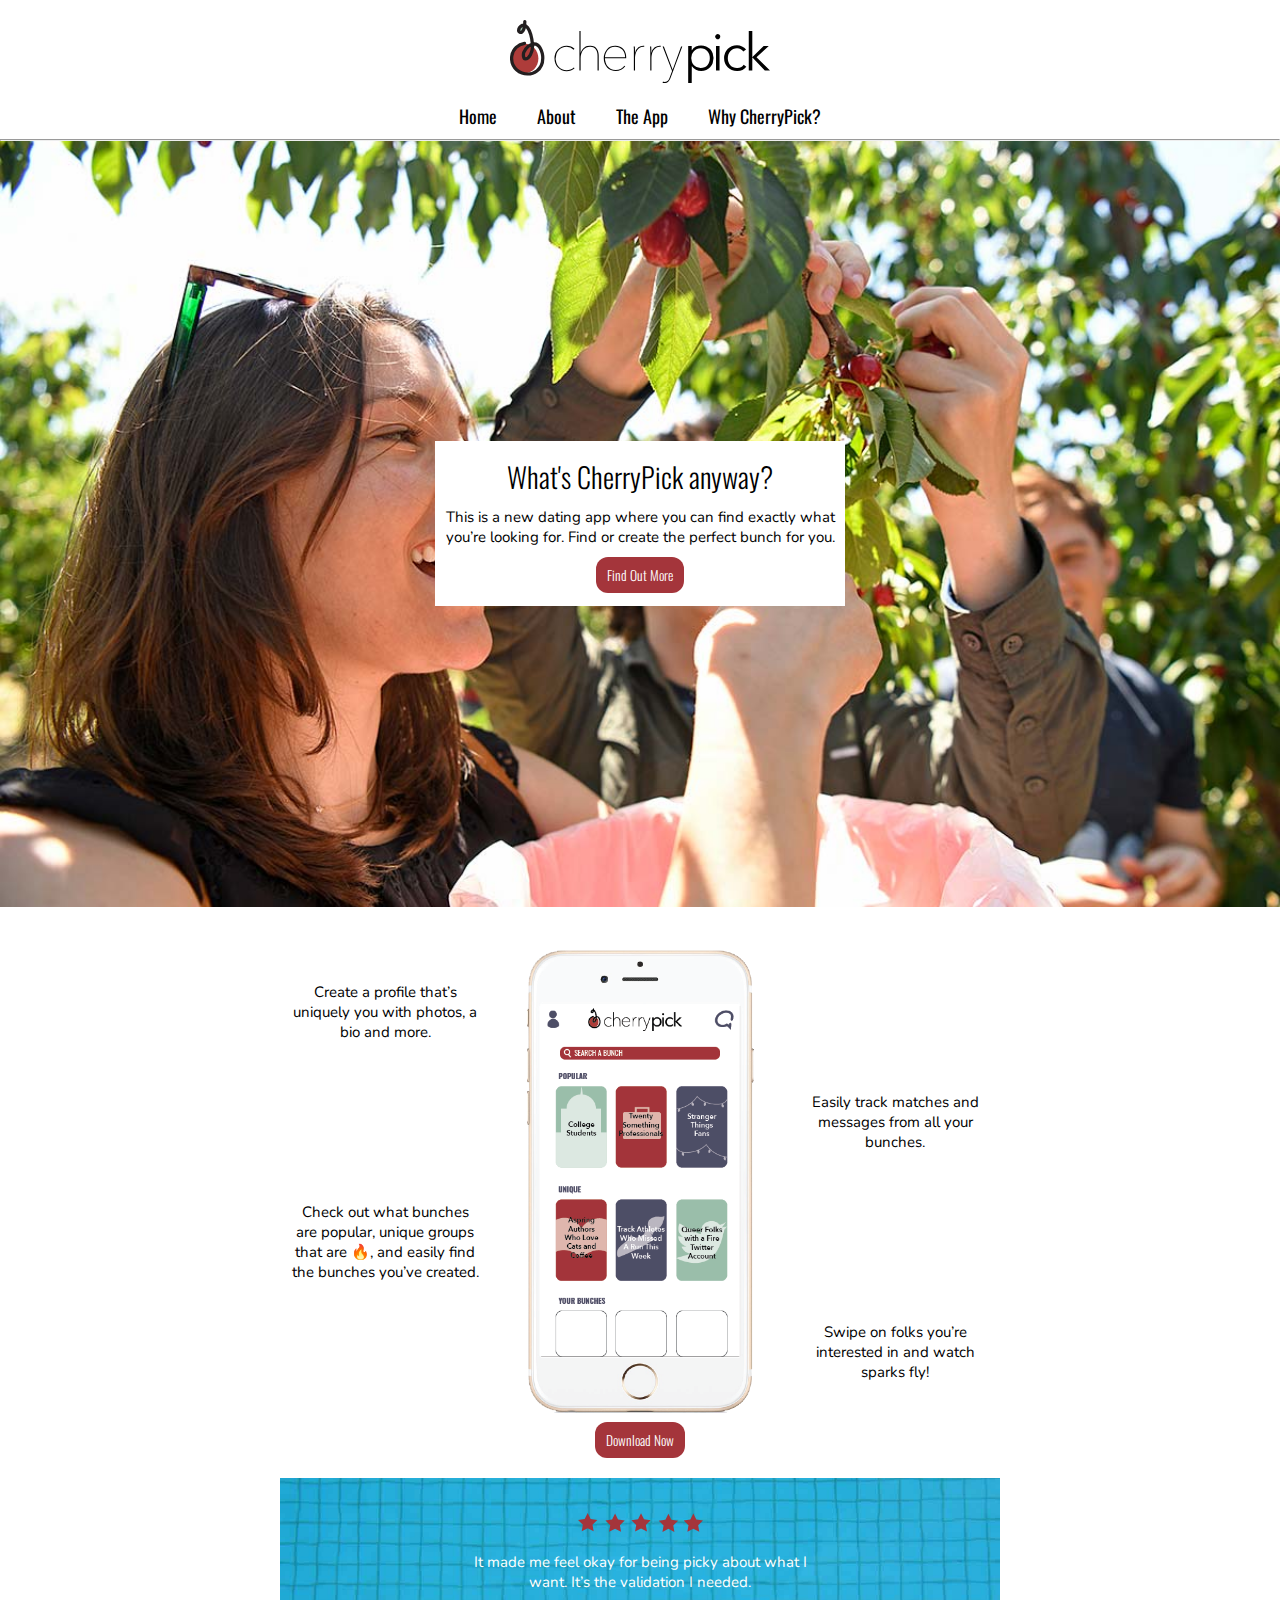
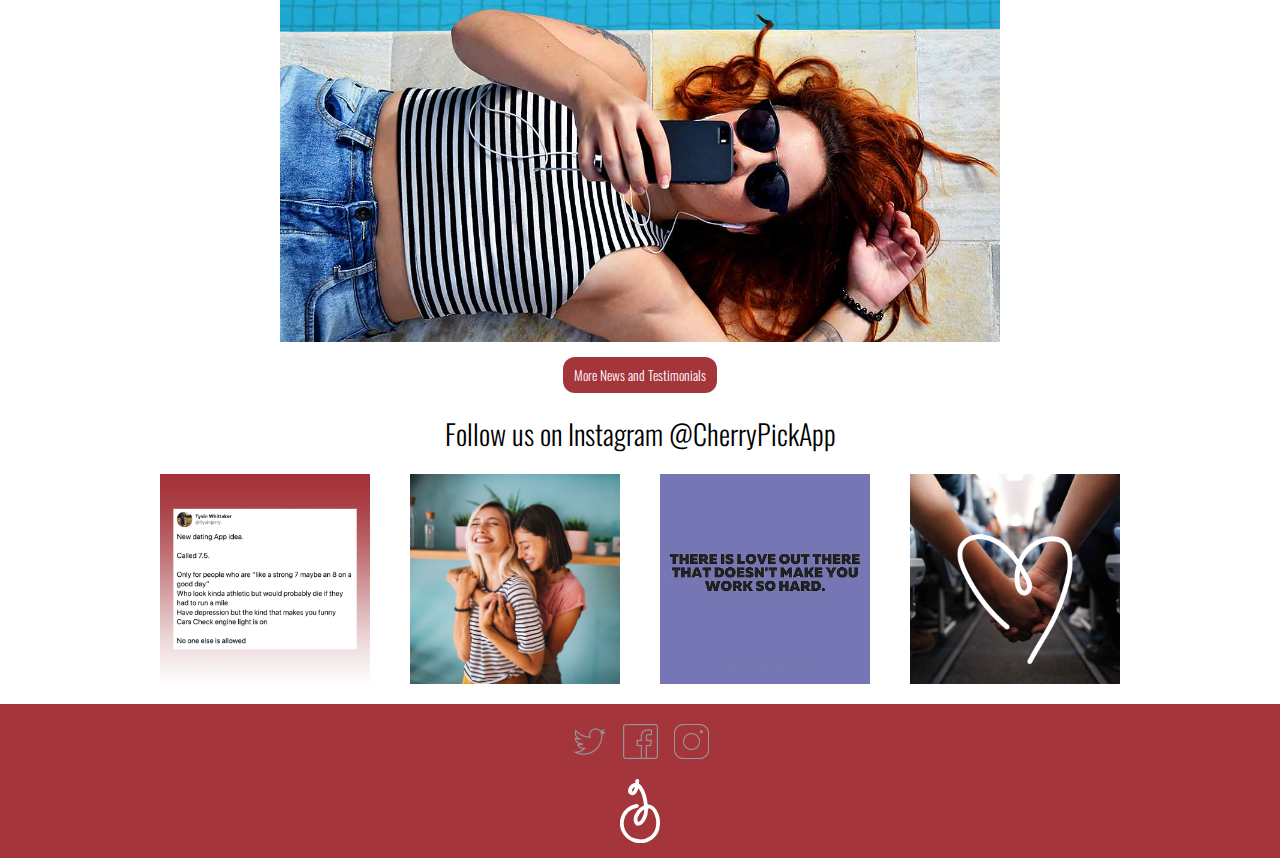
<file: index.html>
<!DOCTYPE html>
<html lang="en">
<head>
	<meta charset="utf-8">
	<meta name="viewport" content="width=device-width, initial-scale=1">
	<title>CherryPick</title>
	<link href="https://fonts.googleapis.com/css2?family=Oswald:wght@300;400&display=swap" rel="stylesheet">	
	<link href="https://fonts.googleapis.com/css2?family=Nunito:ital,wght@0,300;0,600;1,300;1,600&display=swap" rel="stylesheet">
	<link rel="shortcut icon" type="image/x-icon" href="favicon.svg">
	<link rel="stylesheet" href="style/style.css">
</head>
<body>
<div class="header">
	<a href="index.html"><img src="logo.svg" alt="CherryPick logo"></a>
	<div class="nav">
		<a href="index.html">Home</a>
		<a href="about.html">About</a>
		<a href="the-app.html">The App</a>
		<a href="why-cherrypick.html">Why CherryPick?</a>
	</div>
	<hr>
</div>
<main class="wrapper">
	<div class="home-body">
	<a id="top" title="Back to top" href="#">⬆</a>
		<section class="about">
		<div class="cherry-image"></div>
			<div class="background">
				<h1>What's CherryPick anyway?</h1>
				<p>This is a new dating app where you can find exactly what you’re looking for. Find or create the perfect bunch for you.</p>
				<div class="button"><button onclick="location.href='about.html'">Find Out More</button></div>
			</div>
		</section>
		<section class="mockup-and-button">
			<div class="app-mockup">
				<p class="create">Create a profile that’s uniquely you with photos, a bio and more.</p>
				<p class="easily">Easily track matches and messages from all your bunches.</p>
				<img class="mockup-1" src="mockup-1.png" alt="App Homepage Mockup">
				<p class="check">Check out what bunches are popular, unique groups that are 🔥, and easily find the bunches you’ve created.</p>
				<p class="swipe">Swipe on folks you’re interested in and watch sparks fly!</p>
			</div>
			<div class="buttonpaddingbottom"><button onclick="location.href='the-app.html'">Download Now</button></div>
		</section>
		<section class="review">
			<img src="stars.svg" alt="5 stars">
			<p>It made me feel okay for being picky about what I want. It’s the validation I needed.</p>
		</section>
		<div class="buttonpadding"><button onclick="location.href='why-cherrypick.html'">More News and Testimonials</button></div>
		<h1>Follow us on Instagram @CherryPickApp</h1>
		<section class="instagram">
			<div><a href="https://www.instagram.com" target="_blank"><img src="instagram-post-1.png" alt="Tweet that reads, 'New dating App idea. Called 7.5. Only for people who are like a strong 7 maybe an 8 on a good day. Who look kinda athletic but would probably die if they had to run a mile. Have depression but the kind that makes you funny. Cars Check engine light is on. No one else is allowed'"></a></div>
			<div><a href="https://www.instagram.com" target="_blank"><img src="instagram-post-2.jpg" alt="Two girls hugging"></a></div>
			<div><a href="https://www.instagram.com" target="_blank"><img src="instagram-post-3.png" alt="Photo of text that reads, 'There is love out there that doesn't make you work so hard."></a></div>
			<div><a href="https://www.instagram.com" target="_blank"><img src="instagram-post-4.jpg" alt="Holding hands with a heart"></a></div>
		</section>
	</div>
</main>
	<div class="footer">
		<div class="social-media">
			<a href="https://www.twitter.com" target="_blank"><img src="twitter.png" alt="Twitter logo"></a>
			<a href="https://www.facebook.com" target="_blank"><img src="facebook.png" alt="Facebook logo"></a>
			<a href="https://www.instagram.com" target="_blank"><img src="instagram.png" alt="Instagram logo"></a>
		</div>
		<div class="cherry"><a href="index.html"><img src="favicon.svg" alt="Cherry logo"></a></div>
	</div>
	<script src="https://ajax.googleapis.com/ajax/libs/jquery/3.5.1/jquery.min.js"></script>
	<script>
		$(window).scroll(function() {
		    var height = $(window).scrollTop();
		    if (height > 140) {
		        $('#top').show();
		    } else {
		        $('#top').hide();
		    }
		});
		$(document).ready(function() {
		    $("#top").click(function(event) {
		        event.preventDefault();
		        $("html, body").animate({ scrollTop: 0 }, "slow");
		        return false;
		    });
		
		});
	</script>
<!-- 
	<script src="breakpoints.min.js"></script>
	<script type="text/javascript">
	    Breakpoints({
        mobile: {
            min: 0,
            max: 699
        },
        desktop: {
        	min: 700,
        	max: Infinity
        }
        });
        Breakpoints.on('desktop', {
        	function () {
        	document.getElementById('#top').style.display = 'none';
        	}
        });
	</script> -->
</body>
</html>
</file>
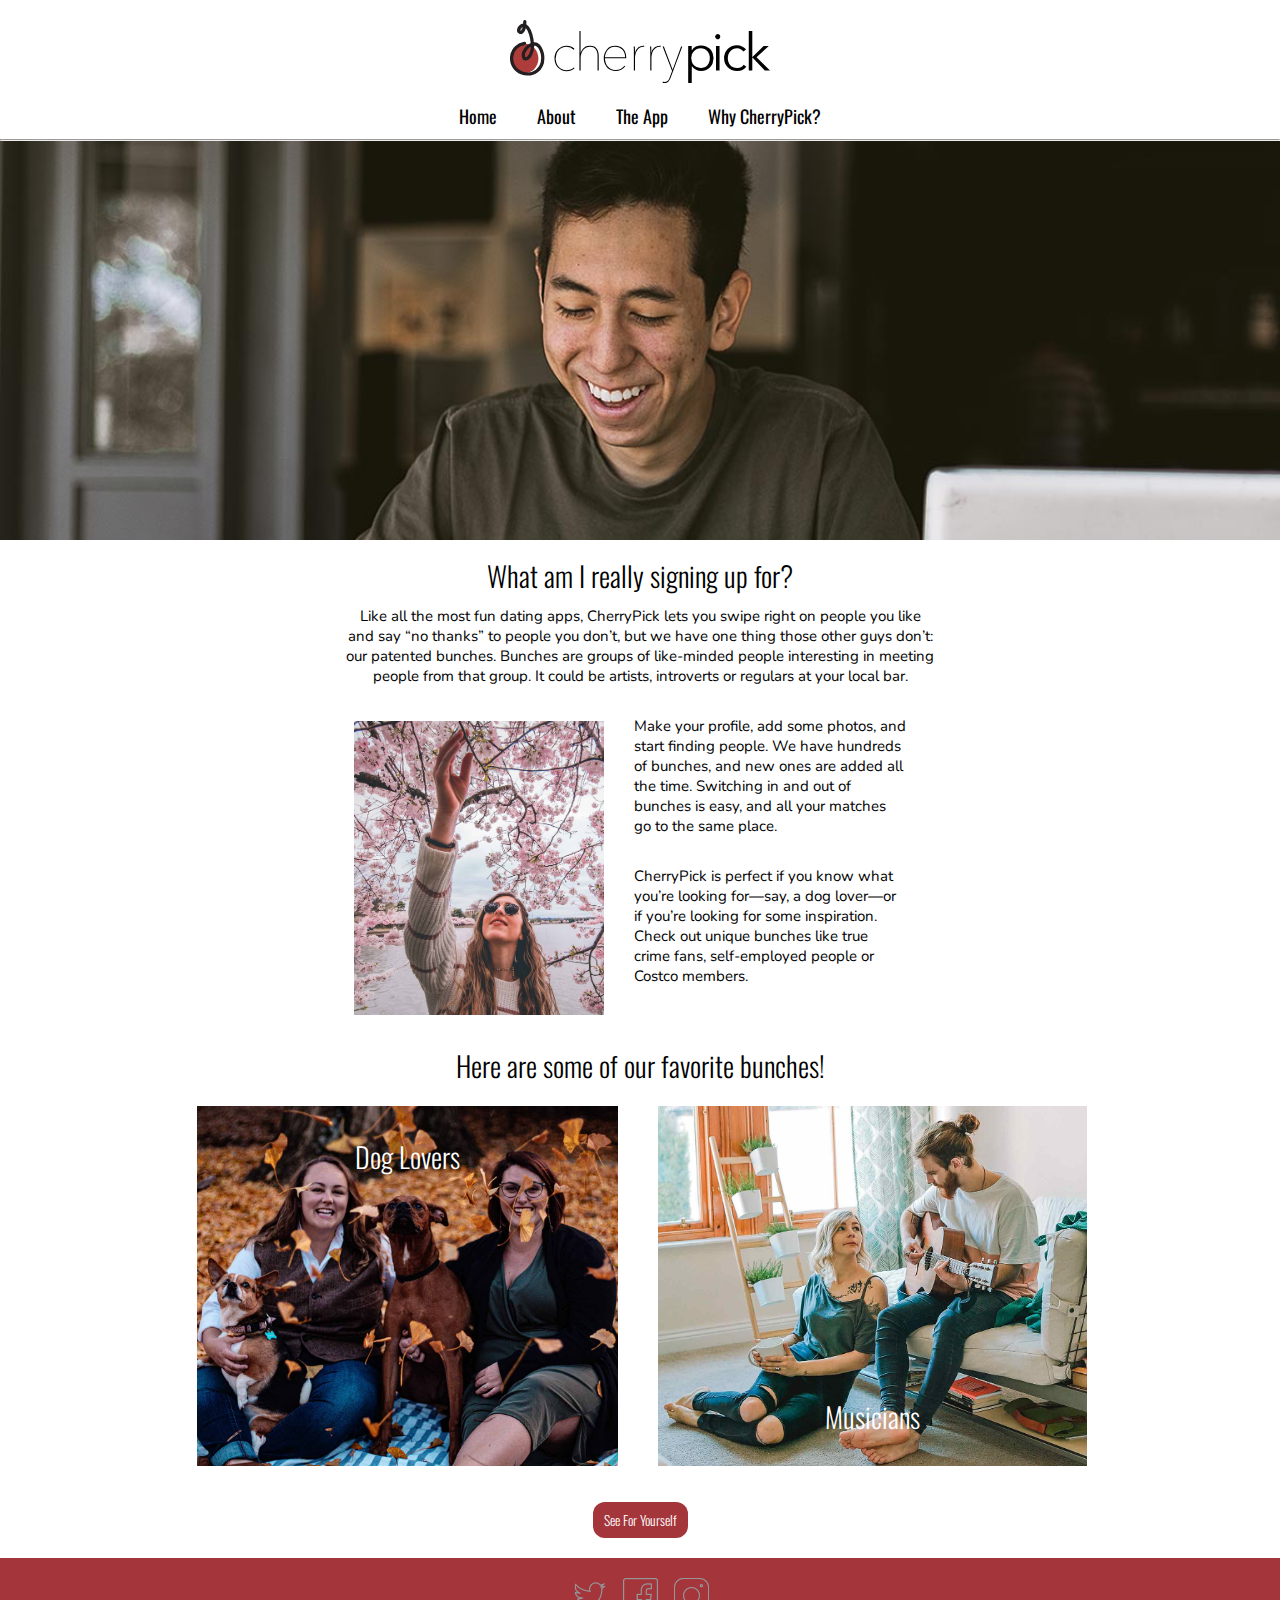
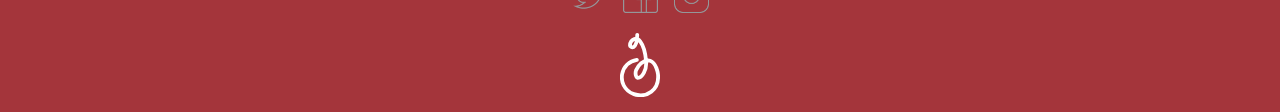
<file: about.html>
<!DOCTYPE html>
<html lang="en">
<head>
	<meta charset="utf-8">
	<meta name="viewport" content="width=device-width, initial-scale=1">
	<title>About CherryPick</title>
	<link href="https://fonts.googleapis.com/css2?family=Oswald&display=swap" rel="stylesheet">
	<link href="https://fonts.googleapis.com/css2?family=Nunito:ital,wght@0,300;0,600;1,300;1,600&display=swap" rel="stylesheet">
	<link rel="shortcut icon" type="image/x-icon" href="favicon.svg">
	<link rel="stylesheet" href="style/style.css"></head>
<body>
<div class="header">
	<a href="index.html"><img src="logo.svg" alt="CherryPick logo"></a>
	<div class="nav">
		<a href="index.html">Home</a>
		<a href="about.html">About</a>
		<a href="the-app.html">The App</a>
		<a href="why-cherrypick.html">Why CherryPick?</a>
	</div>
	<hr>
</div>
<main class="about-body">
	<a id="top" title="Back to top" href="about.html">⬆</a>
	<div class="signing-up"></div>
	<h1 class="h1-padding">What am I really signing up for?</h1>
	<p class="signing">Like all the most fun dating apps, CherryPick lets you swipe right on people you like and say “no thanks” to people you don’t, but we have one thing those other guys don’t: our patented bunches. Bunches are groups of like-minded people interesting in meeting people from that group. It could be artists, introverts or regulars at your local bar.</p>
	<section class="pitch">
		<img src="profile.jpg" alt="A girl picking cherry blossoms">
		<div class= "pitch-article">
			<p>Make your profile, add some photos, and start finding people. We have hundreds of bunches, and new ones are added all the time. Switching in and out of bunches is easy, and all your matches go to the same place.</p>
			<p>CherryPick is perfect if you know what you’re looking for—say, a dog lover—or if you’re looking for some inspiration. Check out unique bunches like true crime fans, self-employed people or Costco members.<p>
		</div>
	</section>
	<h1>Here are some of our favorite bunches!</h1>
	<section class="looking">
		<h1 class="dog-lovers">Dog Lovers</h1>
		<h1 class="musicians">Musicians</h1>
	</section>
	<div class="buttonpadding"><button onclick="location.href='the-app.html'">See For Yourself</button></div>
</main>
	<div class="footer">
		<div class="social-media">
			<a href="https://www.twitter.com" target="_blank"><img src="twitter.png" alt="Twitter logo"></a>
			<a href="https://www.facebook.com" target="_blank"><img src="facebook.png" alt="Facebook logo"></a>
			<a href="https://www.instagram.com" target="_blank"><img src="instagram.png" alt="Instagram logo"></a>
		</div>
		<div class="cherry"><a href="index.html"><img src="favicon.svg" alt="Cherry logo"></a></div>
	</div>
	<script src="https://ajax.googleapis.com/ajax/libs/jquery/3.5.1/jquery.min.js"></script>
	<script>
		$(window).scroll(function() {
		    var height = $(window).scrollTop();
		    if (height > 140) {
		        $('#top').show();
		    } else {
		        $('#top').hide();
		    }
		});
		$(document).ready(function() {
		    $("#top").click(function(event) {
		        event.preventDefault();
		        $("html, body").animate({ scrollTop: 0 }, "slow");
		        return false;
		    });
		
		});
	</script>
</body>
</html>
</file>
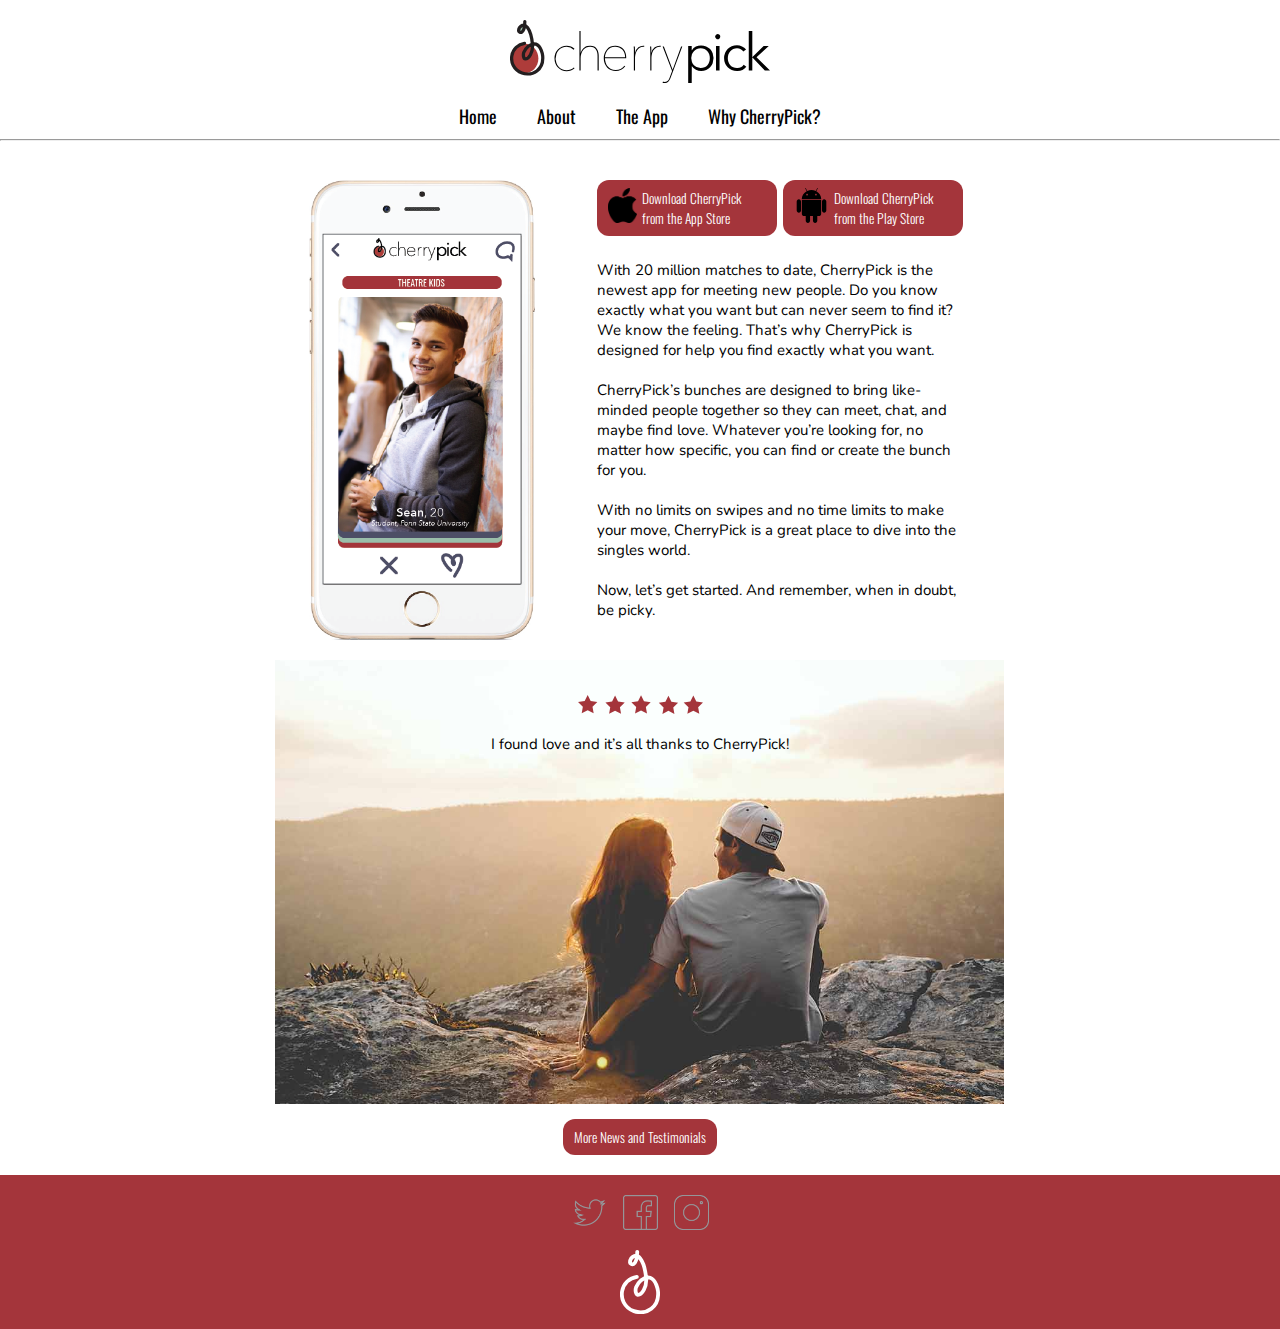
<file: the-app.html>
<!DOCTYPE html>
<html lang="en">
<head>
	<meta charset="utf-8">
	<meta name="viewport" content="width=device-width, initial-scale=1">
	<title>The CherryPick App</title>
	<link href="https://fonts.googleapis.com/css2?family=Oswald&display=swap" rel="stylesheet">
	<link href="https://fonts.googleapis.com/css2?family=Nunito:ital,wght@0,300;0,600;1,300;1,600&display=swap" rel="stylesheet">
	<link rel="shortcut icon" type="image/x-icon" href="favicon.svg">
	<link rel="stylesheet" href="style/style.css"></head>
<body>
<div class="header">
	<a href="index.html"><img src="logo.svg" alt="CherryPick logo"></a>
	<div class="nav">
		<a href="index.html">Home</a>
		<a href="about.html">About</a>
		<a href="the-app.html">The App</a>
		<a href="why-cherrypick.html">Why CherryPick?</a>
	</div>
	<hr>
</div>
<main class="app-body">
	<a id="top" title="Back to top" href="the-app.html">⬆</a>
	<section class="app-about">
		<img src="mockup-2.png" alt="CherryPick mockup">
		<div class="app-flexbox">
			<button class="app-store" onclick="location.href='https://www.apple.com/ios/app-store/'"><img src="apple.png" alt="Apple logo">Download CherryPick from the App Store</button>
			<button class="app-store" onclick="location.href='https://play.google.com/store?hl=en_US'"><img src="android.svg" alt="Android logo">Download CherryPick from the Play Store</button>
		</div>
		<div class="app-article">
			<p>With 20 million matches to date, CherryPick is the newest app for meeting new people. Do you know exactly what you want but can never seem to find it? We know the feeling. That’s why CherryPick is designed for help you find exactly what you want. </p>
			<p>CherryPick’s bunches are designed to bring like-minded people together so they can meet, chat, and maybe find love. Whatever you’re looking for, no matter how specific, you can find or create the bunch for you.</p>
			<p>With no limits on swipes and no time limits to make your move, CherryPick is a great place to dive into the singles world.</p>
			<p>Now, let’s get started. And remember, when in doubt, be picky.</p>
		</div>
	</section>
	<section class="review2">
		<img src="stars.svg" alt="Stars">
		<p>I found love and it’s all thanks to CherryPick!</p>
	</section>
	<div class="buttonpadding"><button onclick="location.href='why-cherrypick.html'">More News and Testimonials</button></div>
</main>
	<div class="footer">
		<div class="social-media">
			<a href="https://www.twitter.com" target="_blank"><img src="twitter.png" alt="Twitter logo"></a>
			<a href="https://www.facebook.com" target="_blank"><img src="facebook.png" alt="Facebook logo"></a>
			<a href="https://www.instagram.com" target="_blank"><img src="instagram.png" alt="Instagram logo"></a>
		</div>
		<div class="cherry"><a href="index.html"><img src="favicon.svg" alt="Cherry logo"></a></div>
	</div>
	<script src="https://ajax.googleapis.com/ajax/libs/jquery/3.5.1/jquery.min.js"></script>
	<script>
		$(window).scroll(function() {
		    var height = $(window).scrollTop();
		    if (height > 140) {
		        $('#top').show();
		    } else {
		        $('#top').hide();
		    }
		});
		$(document).ready(function() {
		    $("#top").click(function(event) {
		        event.preventDefault();
		        $("html, body").animate({ scrollTop: 0 }, "slow");
		        return false;
		    });
		
		});
	</script>
</body>
</html>
</file>
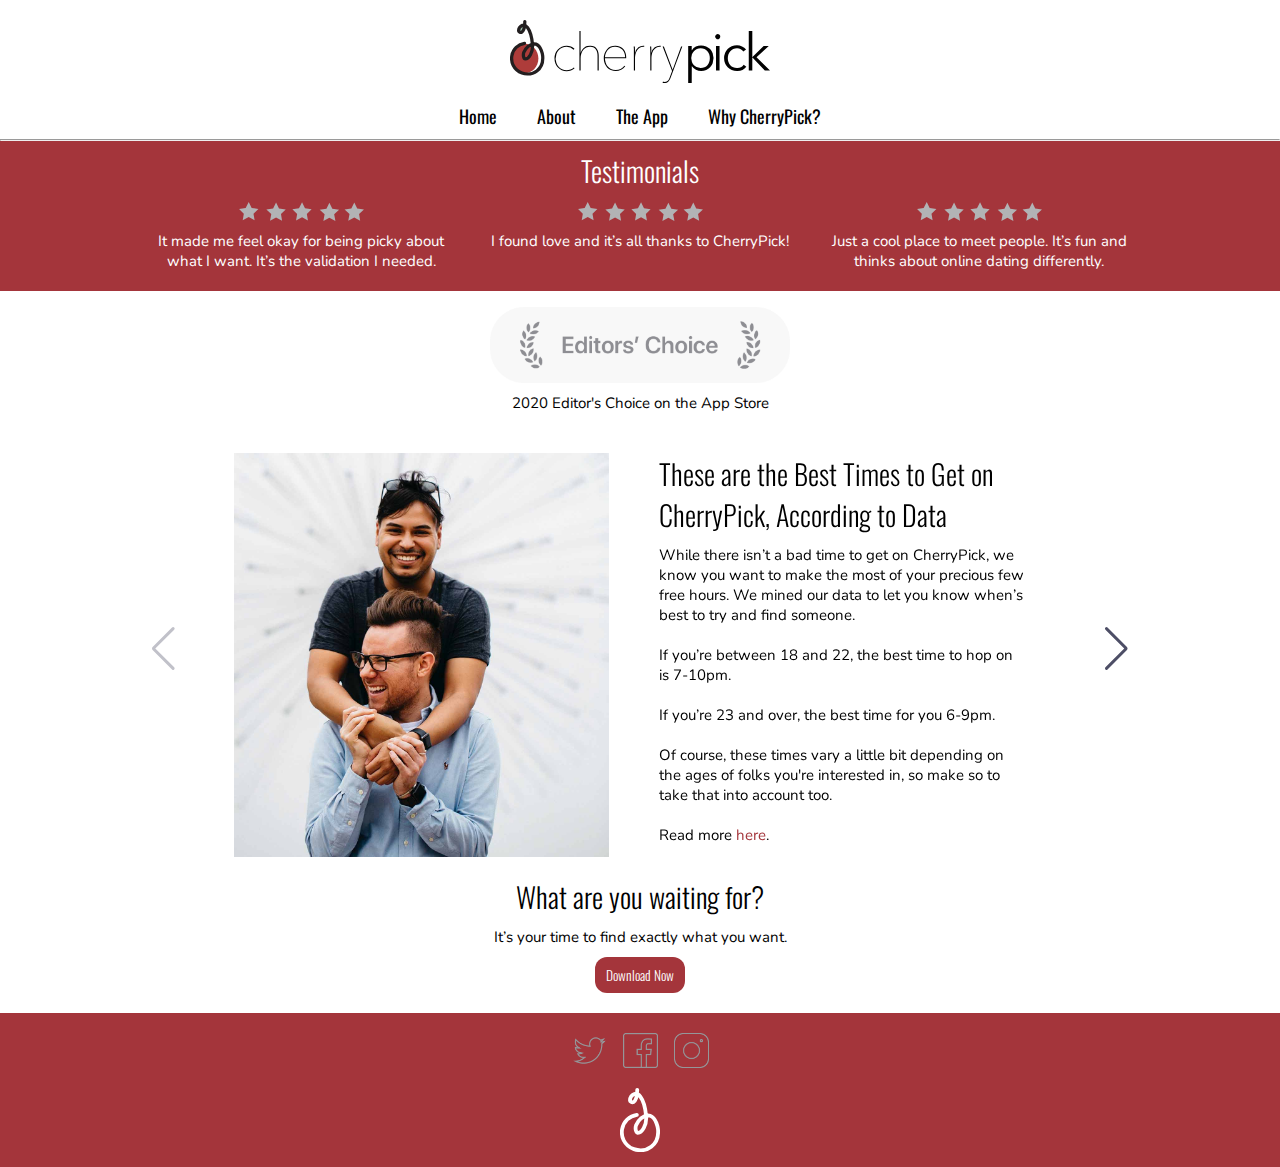
<file: why-cherrypick.html>
<!DOCTYPE html>
<html lang="en">
<head>
	<meta charset="utf-8">
	<meta name="viewport" content="width=device-width, initial-scale=1">
	<title>Why CherryPick?</title>
	<link href="https://fonts.googleapis.com/css2?family=Oswald&display=swap" rel="stylesheet">
	<link href="https://fonts.googleapis.com/css2?family=Nunito:ital,wght@0,300;0,600;1,300;1,600&display=swap" rel="stylesheet">
	<link rel="shortcut icon" type="image/x-icon" href="favicon.svg">
	<link rel="stylesheet" href="js/swiper.min.css">
	<link rel="stylesheet" href="style/style.css"></head>
<body>
<div class="header">
	<a href="index.html"><img src="logo.svg" alt="CherryPick logo"></a>
	<div class="nav">
		<a href="index.html">Home</a>
		<a href="about.html">About</a>
		<a href="the-app.html">The App</a>
		<a href="why-cherrypick.html">Why CherryPick?</a>
	</div>
	<hr>
</div>
<main class="why-body">
	<a id="top" title="Back to top" href="why-cherrypick.html">⬆</a>
	<div class="testimonials">
		<h1>Testimonials</h1>
		<ul class="reviews">
			<li><img src="stars-white.svg" alt="Stars"><p>It made me feel okay for being picky about what I want. It’s the validation I needed.</p></li>
			<li><img src="stars-white.svg" alt="Stars"><p>I found love and it’s all thanks to CherryPick!</p></li>
			<li><img src="stars-white.svg" alt="Stars"><p>Just a cool place to meet people. It’s fun and thinks about online dating differently.</p></li>
		</ul>
	</div>
	<img src="editors-choice.png" alt="App Store Editors' Choice">
	<p class="choice">2020 Editor's Choice on the App Store</p>
	<div class="swiper-container">
		<div class="swiper-wrapper">
			<div class="swiper-slide">
				<section class="news-article">
					<img src="best-times.jpg" alt="Couple smiling">
					<div>
						<h1>These are the Best Times to Get on CherryPick, According to Data</h1>
						<p>While there isn’t a bad time to get on CherryPick, we know you want to make the most of your precious few free hours. We mined our data to let you know when’s best to try and find someone.</p>
						<p>If you’re between 18 and 22, the best time to hop on is 7-10pm.</p>
						<p>If you’re 23 and over, the best time for you 6-9pm.</p>
						<p>Of course, these times vary a little bit depending on the ages of folks you're interested in, so make so to take that into account too.</p>
						<p>Read more <a href="#">here</a>.</p>
					</div>
				</section>
			</div>
  			<div class="swiper-slide">
  				<section class="news-article">
						<img src="long-distance.jpg" alt="Man looking at the sky">
						<div>
							<h1>Long-Distance Dating With No Meetup in Sight? Here's Some Great Advice</h1>
							<p>The funny thing about being in a long distance relationship in the age of coronavirus is that, in theory, nothing has changed. You’re still far away from your partner, unable to see each other IRL on a daily basis.</p>
							<p>The reality is, of course, a little more complex. You’re...well, still far away from your partner, unable to see each other IRL on a daily basis. Your communication still relies heavily on phone calls and FaceTimes. But now you have to contend with an onslaught of bad and scary news from all corners of the globe.</p>
							<p>Read more <a href="#">here</a>.</p>
						</div>
					</section>
			</div>
			<div class="swiper-slide">
				<section class="news-article">
					<img src="stay-home.jpg" alt="Women on her phone">
					<div>
						<h1>Stay Home And Put Yourself Out There With These New Virtual Dating Tools</h1>
						<p>First things first: We know that not everyone is into Video Chatting with their match, and that’s totally okay! We encourage you to connect in any way you’re comfortable (so long as you’re keeping physical distance). But if you’re up for Video Chatting, let your matches know!</p>
						<p>When you’re swiping, just look for the Virtual Date profile and match with it. After adding the info, you’ll be able to filter potential matches to find people who are also interested in virtual dating.</p>
						<p>Read more <a href="#">here</a>.</p>
					</div>
				</section>
			</div>
		</div>
		<div class="swiper-button-prev"></div>
    	<div class="swiper-button-next"></div>
    </div>
	<h1>What are you waiting for?</h1>
	<p>It’s your time to find exactly what you want.</p>
	<div class="buttonpaddingbottom"><button onclick="location.href='the-app.html'">Download Now</button></div>
</main>
	<div class="footer">
		<div class="social-media">
			<a href="https://www.twitter.com" target="_blank"><img src="twitter.png" alt="Twitter logo"></a>
			<a href="https://www.facebook.com" target="_blank"><img src="facebook.png" alt="Facebook logo"></a>
			<a href="https://www.instagram.com" target="_blank"><img src="instagram.png" alt="Instagram logo"></a>
		</div>
		<div class="cherry"><a href="index.html"><img src="favicon.svg" alt="Cherry logo"></a></div>
	</div>
<script src="js/swiper.min.js"></script>
<script>
  var mySwiper = new Swiper ('.swiper-container', {
    direction: 'horizontal',
    navigation: {
      nextEl: '.swiper-button-next',
      prevEl: '.swiper-button-prev',
    }
  })
</script>
	<script src="https://ajax.googleapis.com/ajax/libs/jquery/3.5.1/jquery.min.js"></script>
	<script>
		$(window).scroll(function() {
		    var height = $(window).scrollTop();
		    if (height > 140) {
		        $('#top').show();
		    } else {
		        $('#top').hide();
		    }
		});
		$(document).ready(function() {
		    $("#top").click(function(event) {
		        event.preventDefault();
		        $("html, body").animate({ scrollTop: 0 }, "slow");
		        return false;
		    });
		
		});
	</script>
</body>
</html>
</file>
<file: style/style.css>
@charset "UTF-8";

/** font-family: 'Oswald', sans-serif; font-family: 'Nunito', sans-serif; 
	Red color: #A4353B   Purple color: #4D4E66   Green color: #9ABEAA  Gray color: #B2B3B5 **/
	
/** Styling Setup **/

* {
	box-sizing: border-box;
}

html, body {
	margin: initial;
	padding: initial;
	font-size: 62.5%;
}

article, aside, details, figcaption, figure, footer, header, main, nav, section,
summary, button {
  display: block;
}

img {
	display: block;
	max-width: 100%;
	margin: 0 auto;
}

a, ul {
	text-decoration: none;
	list-style: none;
	padding: 0;
}

.header {
	margin: 0 auto;
	top: 0;
	width: 100%;
	background: white;
	z-index: 1;
}

.header img {
	max-width: 26rem;
	padding: 2rem 0 0;
	margin: 0 auto;
}

.nav {
	display: flex;
	justify-content: center;
	flex-direction: row;
	flex-wrap: wrap;
	font-size: 1.8rem;
	padding: 1rem 1rem 0;
}

.nav a {
	font-family: 'Oswald', sans-serif;
	padding: 1rem 2rem;
	color: black;
	transition: 0.3s;
}

.nav a:hover {
	color: white;
	background: #A4353B;
}

hr {
    display: block;
    margin-block-start: 0;
    margin-block-end: 0;
    border-width: 1.5px;
}

.button, .buttonpadding, .buttonpaddingbottom {
	display: flex;
	justify-content: center;
}

.buttonpadding {
	padding-top: 1.5rem;
 	padding-bottom: 2rem;
}

.buttonpaddingbottom {
	padding-bottom: 2rem;
}

button {
	text-decoration: none;
	font-family: 'Oswald', sans-serif;
	font-size: 1.35rem;
	font-weight: 300;
	padding: .8rem 1.1rem;
	background-color: #A4353B;
	color: #FFFFFF;
	border-radius: 12px;
	border: none;
	transition: 0.3s;
}

button:hover {
	background-color: #4D4E66;
}

h1 {
	font-family: 'Oswald', sans-serif;
	font-weight: 300;
	text-align: center;
	margin: 0;
	font-size: 2.8rem;
}

.home-body p, .app-body p, .why-body p {
	text-align: center;
	margin: 0 auto;
	padding: 1rem 0;
	font-family: 'Nunito', sans-serif;
	font-size: 1.5rem;
}

#top {
	display: none;
	position: fixed;
	bottom: 10px;
	right: 10px;
	z-index: 1;
	border: none;
	outline: none;
	background-color: #9ABEAA;
	color: white;
	padding: 12px;
	border-radius: 8px;
	font-size: 2rem;
	cursor: pointer;
}

#top:hover {
	background-color: #B2B3B5;
}


/** Home Page **/

.cherry-image {
	background-image: url(cherrypick-anyway.jpg);
	background-size: cover;
    background-repeat: no-repeat;
    background-position: center;
    padding: 28vh 50vw; 
}

.background p {
	width: 80vw;
}

.background h1 {
	padding-top: 1.5rem;
}

.mockup-1 {
	max-height: 50rem;
}

.app-mockup p {
	padding: 2rem;
}

.app-mockup p:first-child {
	padding: 2rem 2rem 0;
}

.app-mockup p:last-child {
	padding: 0 2rem 2rem;
}

.mockup-and-button {
	background: #4D4E66;
	margin-top: 2rem;
	color: white;
}

.mockup-and-button button:hover {
	background: #B2B3B5;
}

.review {
	background-image: url(feel-okay.jpg);
	background-size: auto 48rem;
    background-repeat: no-repeat;
    background-position: center;
    padding: 3rem 0 33rem 0;
}

.review p {
	padding: 2rem;
	color: white;
}

img[src*="stars"]{
	width: 15.5rem;
	padding: .5rem 1.5rem 0;
}

.instagram {
	display: flex;
	flex-direction: row;
	justify-content: center;
	flex-wrap: wrap;
}

.instagram img {
	max-width: 20rem;
	padding: 2rem 0 2rem 2rem;
	flex: 0 0 auto;
	transition: transform .2s;
}

.instagram img:last-child {
	padding: 2rem;
}

.instagram img:hover {
	transform: scale(1.2);
}

.footer {
	background-color: #A4353B;
}

.footer img {
	width: 3.5rem;
	margin: 0 auto;
}

.social-media a {
	padding: 2rem .8rem;
	transition: 0.3s;
}

.social-media {
	display: flex;
	flex-direction: row;
	justify-content: center;
}

.social-media a:hover {
	background: white;
}

.cherry img {
	padding: 0 0 1.5rem 0;
	width: 4rem;
	margin: 0 auto;
}

.cherry {
	width: 4rem;
	margin: 0 auto;
}


/** About Page **/

.signing-up {
	background-image: url("signing-up.jpg");
	background-size: cover;
	background-repeat: no-repeat;
	background-position: center;
   	padding: 15rem 50vw;
}

.h1-padding {
	padding: 1.5rem 0 0;
}

.about-body p {
	text-align: center;
	margin: 0 auto;
	font-family: 'Nunito', sans-serif;
	font-size: 1.5rem;
	padding: 1rem 2rem;
}

img[src*="profile"] {
	max-height: 41rem;
}

.dog-lovers {
	background: url(dog-lover.jpg);
	background-size: auto 30rem;
    background-repeat: no-repeat;
    background-position: center;
    padding: 4rem 1rem 24rem;
    color: white;
}
	
.musicians {
	background: url(costco-members.jpg);
	background-size: auto 30rem;
    background-repeat: no-repeat;
    background-position: center;
    padding: 24rem 1rem 2rem;
    color: white;
}


/** The App Page **/

img[src*="mockup-2"] {
	max-height: 50rem;
	padding: 2rem 0;
}

.app-store img {
	height: 3.5rem;
	float: left;
	padding-right: .5rem;
}
		
.app-flexbox {
	display: flex;
	flex-direction: row;
	justify-content: space-evenly;
	flex-wrap: wrap;
	max-width: 43rem;
	margin: 0 auto;
}

.app-flexbox a {
	padding: 1rem;
}
	
.app-store {
	width: 19rem;
}
	
.app-about p, .app-store {
	text-align: left;
}

.app-about {
	padding: 0 0 1rem;
}

.app-article {
	max-width: 45rem;
	margin: 0 auto;
	padding: 0 2rem;
}

.review2 {
	background-image: url(found-love.jpg);
	background-size: auto 48rem;
    background-repeat: no-repeat;
    background-position: center;
    padding: 3rem 0 33rem 0;
}

.review2 p {
	padding: 2rem;
}


/** Why CherryPick? Page **/

.reviews {
	display: flex;
	flex-direction: row;
	justify-content: center;
}

.reviews li {
	flex: 0 1 auto;
}

img[src*="editors-choice"] {
	max-width: 30rem;
	padding: 1rem 0 0;
}

.reviews p {
	max-width: 35rem;
	margin: 0 auto;
	padding: 1rem 1.5rem;
	color: white;
}

.reviews {
	padding: 0 0 1.5em;
}

.testimonials h1 {
	color: white;
	padding: 1rem 0 0;
}

.testimonials {
	background: #A4353B;
}
	
.news-article a {
	color: #A4353B;
}
	
.news-article a:hover {
	color: #4D4E66;
}
	
.news-article p {
	text-align: left;
	padding: 1rem 2rem;
}

.news-article h1 {
	text-align: left;
	padding: 0 2rem;
}
	
.swiper-container {
    max-width: 1000px;
    z-index: 0;
    padding: 3rem 0 0;
}
	
:root {
  --swiper-theme-color: #4D4E66;
}


/** Desktop **/

@media (min-width: 700px) {
	.wrapper {
		margin: 0 auto;
		margin-top: 140px;
	}
	
	main {
		margin-top: 140px;
	}
	
	#top {
		display: none;
	}
	
	.header {
		position: fixed;
	}
	
	/** Home Page **/
	
	.cherry-image {
		display: none;
	}
	
	.about {
		background-image: url(cherrypick-anyway.jpg);
	    background-size: cover;
	    background-repeat: no-repeat;
	    background-position: center;
	    padding: calc(49vh - 140px) 0;
	}
	
	.background {
		background-color: white;
		width: 41rem;
		height: 16.5rem;
		margin: 0 auto;
	}
	
	.background p {
		width: auto;
	}
	
	.app-mockup {
		display: grid;
		grid-template-columns: 1fr 23rem 1fr;
		grid-template-rows: 1fr 1fr 1fr 1fr;
		justify-items: center;
		justify-content: center;
		align-items: center;
		max-width: 74rem;
		margin: 0 auto;
		grid-gap: 0 2.5rem;
		padding: 3.5rem 0 0;
	}
	
	.app-mockup p {
		text-align: center;
	}
	
	.mockup-and-button {
		background: white;
		color: black;
		margin-top: auto;
	}
	
	.mockup-and-button button:hover {
		background: #4D4E66;
	}
	
	.mockup-1 {
		grid-row-start: 1;
		grid-row-end: 5;
		grid-column-start: 2;
		width: 23rem;
	}
	
	.easily {
		grid-row-start: 2;
		grid-column-start: 3;
	}
	
	.check {
		grid-row-start: 3;
	}
	
	.swipe {
		grid-row-start: 4;
		grid-column-start: 3;
	}
	
	.review p {
		max-width: 40rem;
	}
	
	.instagram, .looking, .reviews {
		display: flex;
		flex-direction: row;
		justify-content: center;
	}
	
	.instagram {
		padding: 0 10rem;
		flex-wrap: wrap;
	}
	
	.instagram img {
		max-width: 25rem;
	}
	
	
	/** About Page **/
	
	.signing-up {
		background-image: url("signing-up.jpg");
		background-size: cover;
   		background-repeat: no-repeat;
   		background-position: 0% 19%;
   		padding: 20rem 50vw;
	}
	
	.about-body p {
		max-width: 63rem;
		padding: 1rem 2rem 2rem;
	}
	
	.looking img {
		max-width: 30vw;
		padding: 0 2rem 0 0;
		margin: 0;
	}
	
	.pitch {
		display: grid;
		grid-template-columns: 40em 50em;
		grid-gap: 1rem;
		justify-content: center;
	}
	
	.pitch-article p {
		text-align: left;
	}
	
	.pitch img {
		margin: auto;
		padding: 1.5rem 0 3rem;
	}
	
	.dog-lovers {
		background: url(dog-lover.jpg);
		background-size: auto 36rem;
	    background-repeat: no-repeat;
	    background-position: center;
		padding: 5rem 18rem 31rem 18rem;
	    color: white;
	}
	
	.musicians {
		background: url(costco-members.jpg);
		background-size: auto 36rem;
	    background-repeat: no-repeat;
	    background-position: center;
	    padding: 31rem 18.5rem 5rem;
	    color: white;
	}
	
	
	/** The App Page **/
	
	.app-store img {
		height: 3.5rem;
		float: left;
		padding-right: .5rem;
	}
		
	.app-flexbox {
		display: flex;
		flex-direction: row;
		justify-content: space-between;
		height: 6rem;
		padding: 2rem 2rem 0;
		margin: 0;
	}
	
	.app-store {
		width: 18rem;
	}
	
	.app-about p, .app-store {
		text-align: left;
	}
	
	.app-about {
		display: grid;
		grid-template-columns: 40em 65em;
		grid-gap: 0 3rem;
		justify-content: center;
		padding: 2rem 0 0;
	}
	
	img[src*="mockup-2"] {
		grid-row-start: 1;
		grid-row-end: 3;
	}
	
	
	/** Why CherryPick? Page**/
	
	.news-article {
		display: grid;
		grid-template-columns: 60em 65em;
		grid-gap: 3rem;
		justify-content: center;
	}
}
</file>
